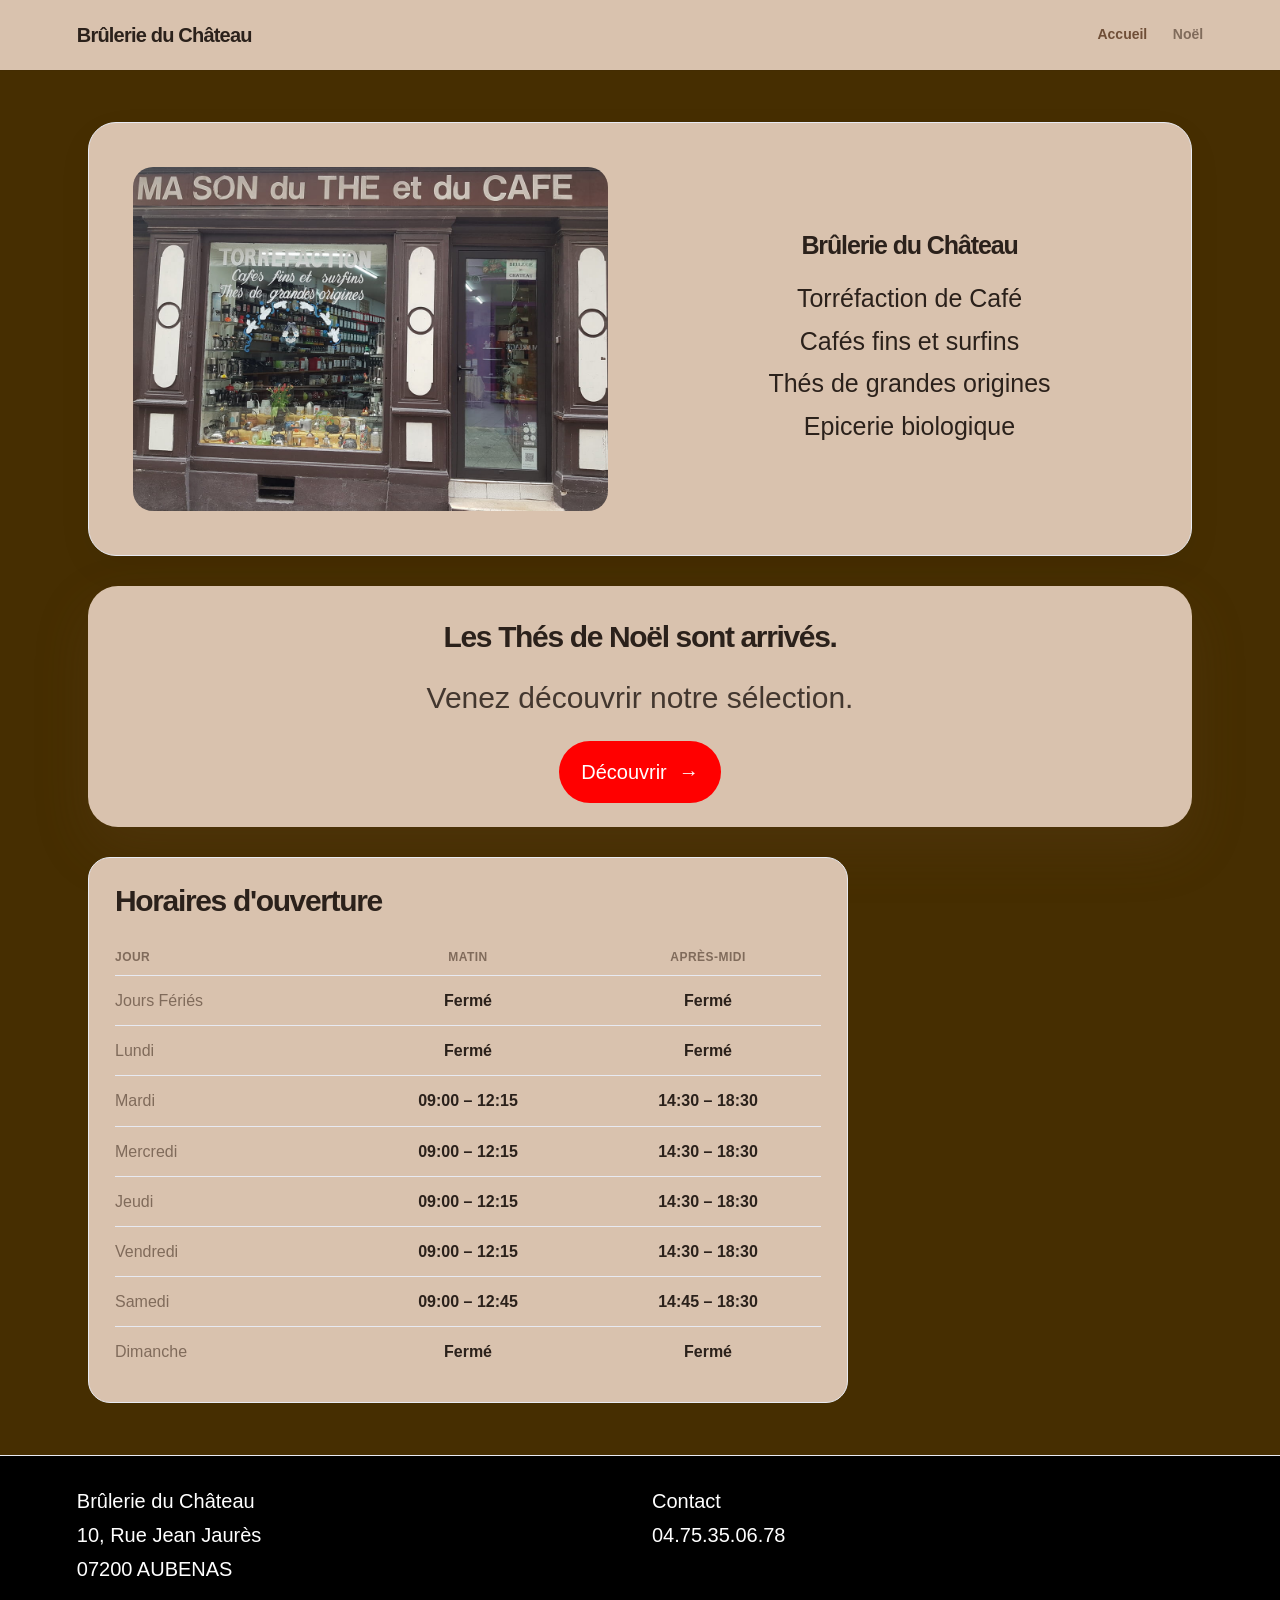
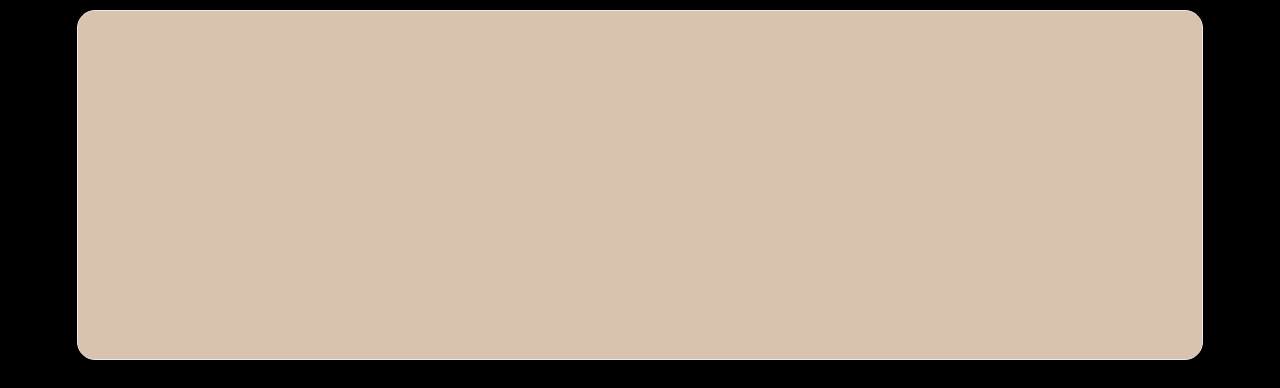
<file: index.html>
<!doctype html><html lang="fr"><head><meta charset="utf-8"><meta name="viewport" content="width=device-width, initial-scale=1"><link rel="icon" href="assets/images/favicon.png" type="image/png"><title>Br&#251;lerie du Ch&#226;teau - Torr&#233;faction de Caf&#233; - Aubenas</title><meta name="description" content="Torr&#233;faction artisanale de Caf&#233;. Grand choix de Th&#233; Rooibos Mat&#233; Infusion. 10 Rue Jean Jaur&#232;s 07200 AUBENAS."><meta name="robots" content="index,follow"><meta property="og:type" content="website"><meta property="og:site_name" content="Br&#251;lerie du Ch&#226;teau"><meta property="og:title" content="Br&#251;lerie du Ch&#226;teau - Torr&#233;faction de Caf&#233; - Aubenas"><meta property="og:description" content="Torr&#233;faction artisanale de Caf&#233;. Grand choix de Th&#233; Rooibos Mat&#233; Infusion. 10 Rue Jean Jaur&#232;s 07200 AUBENAS."><link rel="canonical" href="https://brulerieduchateau.com/index.html"><script type="application/ld+json">{"@context":"https://schema.org","@type":"WebSite","name":"Br\u00FBlerie du Ch\u00E2teau","url":"https://brulerieduchateau.com"}</script><script type="application/ld+json">{"@context":"https://schema.org","@type":"LocalBusiness","name":"Br\u00FBlerie du Ch\u00E2teau","url":"https://brulerieduchateau.com","telephone":"\u002B33 4 75 35 06 78","image":"https://brulerieduchateau.com/assets/images/bdc.jpg","address":{"@type":"PostalAddress","streetAddress":"10 Rue Jean Jaur\u00E8s","addressLocality":"Aubenas","postalCode":"07200","addressRegion":"Auvergne-Rh\u00F4ne-Alpes","addressCountry":"FR"},"geo":{"@type":"GeoCoordinates","latitude":44.620261,"longitude":4.3907734}}</script><link rel="stylesheet" href="assets/css/site.css"></head><body><nav class="site-nav" aria-label="Navigation principale"><a class="brand" href="index.html">Br&#251;lerie du Ch&#226;teau</a><div class="nav-links"><a href="index.html" aria-current="page">Accueil</a><a href="noel.html">No&#235;l</a></div></nav><main id="contenu"><section class="element image-description" data-element-id="7fdd8765209c4e41883fc8bee1f48cce"><div class="image-description-media"><img src="assets/images/bdc.jpg" alt="Illustration de la section" loading="lazy"></div><div class="image-description-copy" style="color:var(--ink);font-size:25px;font-weight:normal;font-style:normal;text-align:center;"><h2 style="color:inherit;font-size:inherit;font-weight:bold;font-style:inherit;text-align:inherit;white-space:pre-wrap;tab-size:4;">Br&#251;lerie du Ch&#226;teau</h2><p style="color:inherit;font-size:inherit;font-weight:inherit;font-style:inherit;text-align:inherit;white-space:pre-wrap;tab-size:4;">Torr&#233;faction de Caf&#233;
Caf&#233;s fins et surfins
Th&#233;s de grandes origines
Epicerie biologique</p></div></section><section class="element cta-section" data-element-id="0899e710f1544f8aa93e4ef1ffb069a4" style="color:var(--ink);background:#D9C2AE;font-size:30px;font-weight:normal;font-style:normal;text-align:center;padding:24px;"><h2 style="color:inherit;font-size:inherit;font-weight:bold;font-style:inherit;text-align:inherit;white-space:pre-wrap;tab-size:4;">Les Th&#233;s de No&#235;l sont arriv&#233;s.</h2><p style="color:inherit;font-size:inherit;font-weight:inherit;font-style:inherit;text-align:inherit;white-space:pre-wrap;tab-size:4;">Venez d&#233;couvrir notre s&#233;lection.</p><a class="button button-light" href="noel.html#les-thes-de-noel-sont-arrives" style="font-size:20px;color:#FFFFFF;background-color:#ff0000;font-weight:normal;font-style:normal;">D&#233;couvrir <span aria-hidden="true">→</span></a></section><section class="element opening-hours" data-element-id="ae7fd0d6220748f282e9bdb4426ab417"><h2 style="color:var(--ink);font-size:30px;font-weight:bold;font-style:normal;text-align:left;">Horaires d&#39;ouverture</h2><div class="hours-list"><div class="hours-row hours-header"><span>Jour</span><span style="text-align:center">Matin</span><span style="text-align:center">Après-midi</span></div><div class="hours-row"><span class="hours-day">Jours F&#233;ri&#233;s</span><span class="hours-morning">Ferm&#233;</span><span class="hours-afternoon">Ferm&#233;</span></div><div class="hours-row"><span class="hours-day">Lundi</span><span class="hours-morning">Ferm&#233;</span><span class="hours-afternoon">Ferm&#233;</span></div><div class="hours-row"><span class="hours-day">Mardi</span><span class="hours-morning">09:00 – 12:15</span><span class="hours-afternoon">14:30 – 18:30</span></div><div class="hours-row"><span class="hours-day">Mercredi</span><span class="hours-morning">09:00 – 12:15</span><span class="hours-afternoon">14:30 – 18:30</span></div><div class="hours-row"><span class="hours-day">Jeudi</span><span class="hours-morning">09:00 – 12:15</span><span class="hours-afternoon">14:30 – 18:30</span></div><div class="hours-row"><span class="hours-day">Vendredi</span><span class="hours-morning">09:00 – 12:15</span><span class="hours-afternoon">14:30 – 18:30</span></div><div class="hours-row"><span class="hours-day">Samedi</span><span class="hours-morning">09:00 – 12:45</span><span class="hours-afternoon">14:45 – 18:30</span></div><div class="hours-row"><span class="hours-day">Dimanche</span><span class="hours-morning">Ferm&#233;</span><span class="hours-afternoon">Ferm&#233;</span></div></div></section></main><footer style="font-size:20px;color:#ffffff;background:#000000;font-weight:normal;font-style:normal;"><div class="footer-content" style="--footer-columns:2"><div class="footer-column">Br&#251;lerie du Ch&#226;teau<br>10, Rue Jean Jaur&#232;s<br>07200 AUBENAS<br></div><div class="footer-column">Contact<br>04.75.35.06.78</div></div><div class="footer-map" style="width:100%;height:350px"><iframe src="https://www.google.com/maps?q=brulerie%20du%20chateau%20aubenas&amp;output=embed" title="Carte Google Maps : brulerie du chateau aubenas" loading="lazy" referrerpolicy="no-referrer-when-downgrade" allowfullscreen></iframe></div></footer><script src="assets/js/site.js" defer></script><script>if(window.chrome&&window.chrome.webview){document.querySelectorAll('[data-element-id]').forEach(function(el){el.style.cursor='pointer';el.addEventListener('click',function(ev){ev.preventDefault();window.chrome.webview.postMessage({type:'select',id:el.getAttribute('data-element-id')});});});}</script></body></html>
</file>
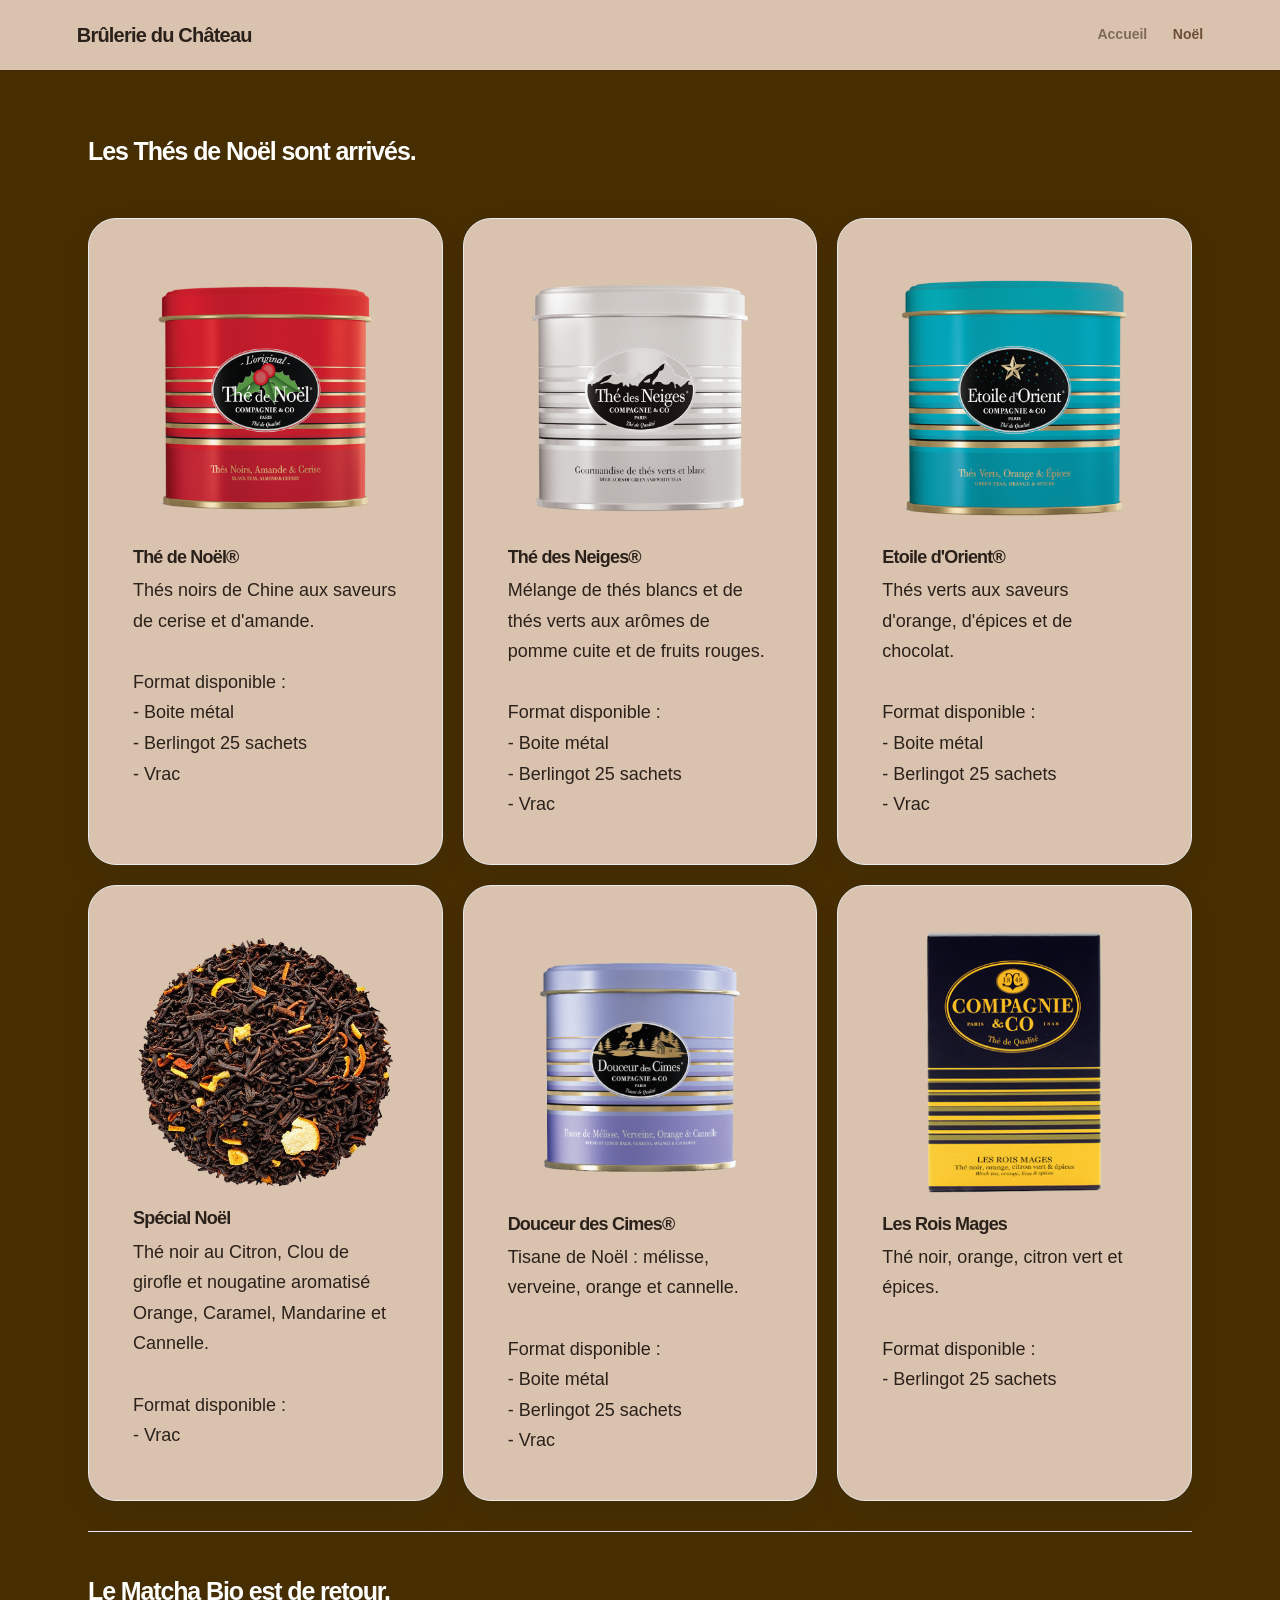
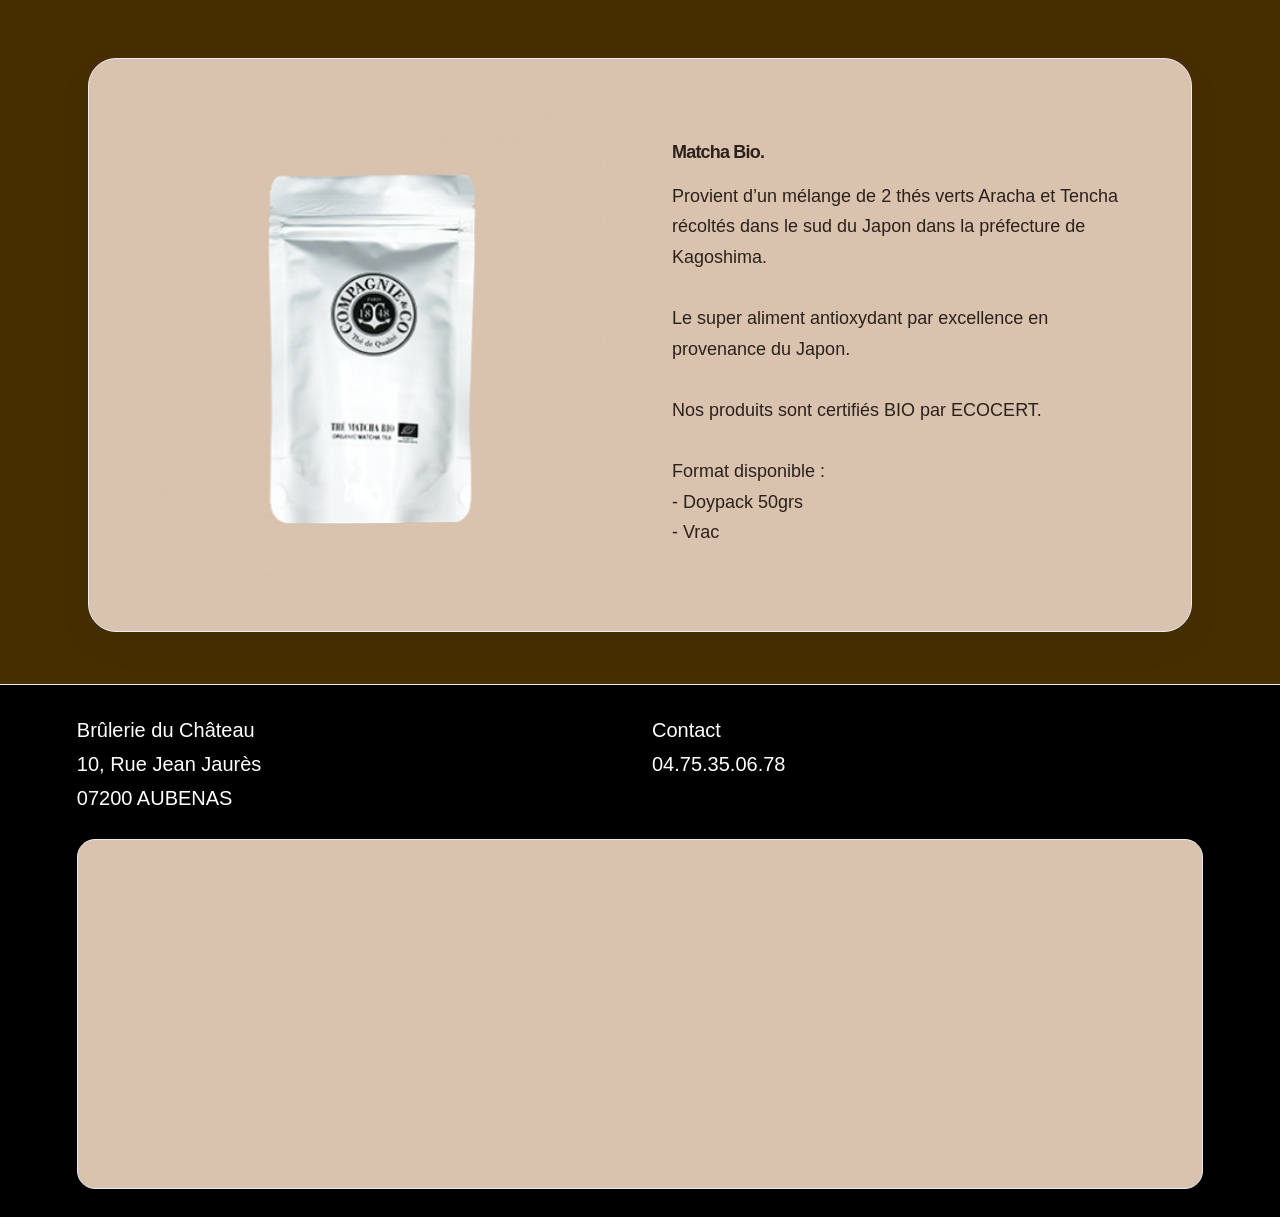
<file: noel.html>
<!doctype html><html lang="fr"><head><meta charset="utf-8"><meta name="viewport" content="width=device-width, initial-scale=1"><link rel="icon" href="assets/images/favicon.png" type="image/png"><title>Br&#251;lerie du Ch&#226;teau - No&#235;l</title><meta name="description" content="D&#233;couvrez notre s&#233;lection de th&#233; et d&#39;accessoire pour les f&#234;tes."><meta name="robots" content="noindex,follow"><meta property="og:type" content="website"><meta property="og:site_name" content="Br&#251;lerie du Ch&#226;teau"><meta property="og:title" content="Br&#251;lerie du Ch&#226;teau - No&#235;l"><meta property="og:description" content="D&#233;couvrez notre s&#233;lection de th&#233; et d&#39;accessoire pour les f&#234;tes."><link rel="canonical" href="https://brulerieduchateau.com/noel.html"><script type="application/ld+json">{"@context":"https://schema.org","@type":"LocalBusiness","name":"Br\u00FBlerie du Ch\u00E2teau","url":"https://brulerieduchateau.com","telephone":"\u002B33 4 75 35 06 78","image":"https://brulerieduchateau.com/assets/images/bdc.jpg","address":{"@type":"PostalAddress","streetAddress":"10 Rue Jean Jaur\u00E8s","addressLocality":"Aubenas","postalCode":"07200","addressRegion":"Auvergne-Rh\u00F4ne-Alpes","addressCountry":"FR"},"geo":{"@type":"GeoCoordinates","latitude":44.620261,"longitude":4.3907734}}</script><link rel="stylesheet" href="assets/css/site.css"></head><body><nav class="site-nav" aria-label="Navigation principale"><a class="brand" href="index.html">Br&#251;lerie du Ch&#226;teau</a><div class="nav-links"><a href="index.html">Accueil</a><a href="noel.html" aria-current="page">No&#235;l</a></div></nav><main id="contenu"><section class="element heading-element" data-element-id="929ea6460fd64ca1a36dd643b153ee33" id="les-thes-de-noel-sont-arrives"><h1 style="color:#ffffff;font-size:25px;font-weight:bold;font-style:normal;text-align:left;display:block;line-height:1.2;margin:14px 0 22px;padding:0;white-space:pre-wrap;tab-size:4;">Les Th&#233;s de No&#235;l sont arriv&#233;s.</h1></section><div class="image-description-grid" style="--image-description-columns:3;--image-description-tablet-columns:2;--image-description-gap:20px"><section class="element image-description image-description-column" data-element-id="ab8ff454e913406ebf705ffcb0270e10"><div class="image-description-media"><img src="assets/images/the-de-noel.jpg" alt="Illustration de la section" loading="lazy"></div><div class="image-description-copy" style="color:var(--ink);font-size:18px;font-weight:normal;font-style:normal;text-align:left;"><h2 style="color:inherit;font-size:inherit;font-weight:bold;font-style:inherit;text-align:inherit;white-space:pre-wrap;tab-size:4;">Th&#233; de No&#235;l&#174;</h2><p style="color:inherit;font-size:inherit;font-weight:inherit;font-style:inherit;text-align:inherit;white-space:pre-wrap;tab-size:4;">Th&#233;s noirs de Chine aux saveurs de cerise et d&#39;amande.

Format disponible :
- Boite m&#233;tal
- Berlingot 25 sachets
- Vrac</p></div></section><section class="element image-description image-description-column" data-element-id="71a1457fc0eb4deca6c38a0fa07c140f"><div class="image-description-media"><img src="assets/images/the-des-neiges.jpg" alt="Illustration de la section" loading="lazy"></div><div class="image-description-copy" style="color:var(--ink);font-size:18px;font-weight:normal;font-style:normal;text-align:left;"><h2 style="color:inherit;font-size:inherit;font-weight:bold;font-style:inherit;text-align:inherit;white-space:pre-wrap;tab-size:4;">Th&#233; des Neiges&#174;</h2><p style="color:inherit;font-size:inherit;font-weight:inherit;font-style:inherit;text-align:inherit;white-space:pre-wrap;tab-size:4;">M&#233;lange de th&#233;s blancs et de th&#233;s verts aux ar&#244;mes de pomme cuite et de fruits rouges.

Format disponible :
- Boite m&#233;tal
- Berlingot 25 sachets
- Vrac</p></div></section><section class="element image-description image-description-column" data-element-id="073481e567ce4fd88fe79a3cdff6ed95"><div class="image-description-media"><img src="assets/images/etoile-d-orient.jpg" alt="Illustration de la section" loading="lazy"></div><div class="image-description-copy" style="color:var(--ink);font-size:18px;font-weight:normal;font-style:normal;text-align:left;"><h2 style="color:inherit;font-size:inherit;font-weight:bold;font-style:inherit;text-align:inherit;white-space:pre-wrap;tab-size:4;">Etoile d&#39;Orient&#174;</h2><p style="color:inherit;font-size:inherit;font-weight:inherit;font-style:inherit;text-align:inherit;white-space:pre-wrap;tab-size:4;">Th&#233;s verts aux saveurs d&#39;orange, d&#39;&#233;pices et de chocolat.

Format disponible :
- Boite m&#233;tal
- Berlingot 25 sachets
- Vrac</p></div></section><section class="element image-description image-description-column" data-element-id="5a9f791ed46f4e37827cd00108d90c48"><div class="image-description-media"><img src="assets/images/special-noel.png" alt="Illustration de la section" loading="lazy"></div><div class="image-description-copy" style="color:var(--ink);font-size:18px;font-weight:normal;font-style:normal;text-align:left;"><h2 style="color:inherit;font-size:inherit;font-weight:bold;font-style:inherit;text-align:inherit;white-space:pre-wrap;tab-size:4;">Sp&#233;cial No&#235;l</h2><p style="color:inherit;font-size:inherit;font-weight:inherit;font-style:inherit;text-align:inherit;white-space:pre-wrap;tab-size:4;">Th&#233; noir au Citron, Clou de girofle et nougatine aromatis&#233; Orange, Caramel, Mandarine et Cannelle.

Format disponible :
- Vrac</p></div></section><section class="element image-description image-description-column" data-element-id="091fbe81219a41548932da60a57e5c16"><div class="image-description-media"><img src="assets/images/douceur-des-cimes.jpg" alt="Illustration de la section" loading="lazy"></div><div class="image-description-copy" style="color:var(--ink);font-size:18px;font-weight:normal;font-style:normal;text-align:left;"><h2 style="color:inherit;font-size:inherit;font-weight:bold;font-style:inherit;text-align:inherit;white-space:pre-wrap;tab-size:4;">Douceur des Cimes&#174;</h2><p style="color:inherit;font-size:inherit;font-weight:inherit;font-style:inherit;text-align:inherit;white-space:pre-wrap;tab-size:4;">Tisane de No&#235;l : m&#233;lisse, verveine, orange et cannelle.

Format disponible :
- Boite m&#233;tal
- Berlingot 25 sachets
- Vrac</p></div></section><section class="element image-description image-description-column" data-element-id="c9222472d7884c30944bcf3d9d28938c"><div class="image-description-media"><img src="assets/images/les-rois-mages.jpg" alt="Illustration de la section" loading="lazy"></div><div class="image-description-copy" style="color:var(--ink);font-size:18px;font-weight:normal;font-style:normal;text-align:left;"><h2 style="color:inherit;font-size:inherit;font-weight:bold;font-style:inherit;text-align:inherit;white-space:pre-wrap;tab-size:4;">Les Rois Mages</h2><p style="color:inherit;font-size:inherit;font-weight:inherit;font-style:inherit;text-align:inherit;white-space:pre-wrap;tab-size:4;">Th&#233; noir, orange, citron vert et &#233;pices.

Format disponible :
- Berlingot 25 sachets</p></div></section></div><hr class="element" data-element-id="c46c6751bccf4e54acaeb664edfd245a"><section class="element heading-element" data-element-id="3746ea75f4c84b8ca87d1cbdc2fd9a27"><h2 style="color:#ffffff;font-size:25px;font-weight:bold;font-style:normal;text-align:left;display:block;line-height:1.2;margin:14px 0 22px;padding:0;white-space:pre-wrap;tab-size:4;">Le Matcha Bio est de retour.</h2></section><section class="element image-description" data-element-id="de30851175754d74858f25648cae5395"><div class="image-description-media"><img src="assets/images/matcha-bio.jpg" alt="Illustration de la section" loading="lazy"></div><div class="image-description-copy" style="color:var(--ink);font-size:18px;font-weight:normal;font-style:normal;text-align:left;"><h2 style="color:inherit;font-size:inherit;font-weight:bold;font-style:inherit;text-align:inherit;white-space:pre-wrap;tab-size:4;">Matcha Bio.</h2><p style="color:inherit;font-size:inherit;font-weight:inherit;font-style:inherit;text-align:inherit;white-space:pre-wrap;tab-size:4;">Provient d’un m&#233;lange de 2 th&#233;s verts Aracha et Tencha r&#233;colt&#233;s dans le sud du Japon dans la pr&#233;fecture de Kagoshima.

Le super aliment antioxydant par excellence en provenance du Japon.

Nos produits sont certifi&#233;s BIO par ECOCERT.

Format disponible :
- Doypack 50grs
- Vrac</p></div></section></main><footer style="font-size:20px;color:#ffffff;background:#000000;font-weight:normal;font-style:normal;"><div class="footer-content" style="--footer-columns:2"><div class="footer-column">Br&#251;lerie du Ch&#226;teau<br>10, Rue Jean Jaur&#232;s<br>07200 AUBENAS<br></div><div class="footer-column">Contact<br>04.75.35.06.78</div></div><div class="footer-map" style="width:100%;height:350px"><iframe src="https://www.google.com/maps?q=brulerie%20du%20chateau%20aubenas&amp;output=embed" title="Carte Google Maps : brulerie du chateau aubenas" loading="lazy" referrerpolicy="no-referrer-when-downgrade" allowfullscreen></iframe></div></footer><script src="assets/js/site.js" defer></script><script>if(window.chrome&&window.chrome.webview){document.querySelectorAll('[data-element-id]').forEach(function(el){el.style.cursor='pointer';el.addEventListener('click',function(ev){ev.preventDefault();window.chrome.webview.postMessage({type:'select',id:el.getAttribute('data-element-id')});});});}</script></body></html>
</file>
<file: assets/css/site.css>
:root{--primary:#6F4E37;--secondary:#C08A5B;--ink:#2B211B;--muted:#806B5B;--surface:#D9C2AE;--page:#462E01;--line:#e8eaf2;--radius:24px}.is-hidden{display:none!important}@media(min-width:801px){.hide-desktop{display:none!important}}@media(min-width:561px) and (max-width:800px){.hide-tablet{display:none!important}}@media(max-width:560px){.hide-mobile{display:none!important}}*{box-sizing:border-box}html{scroll-behavior:smooth;scroll-padding-top:0}body{margin:0;background:var(--page);color:var(--ink);font-family:Segoe UI, Arial, sans-serif;line-height:1.7;-webkit-font-smoothing:antialiased}a{color:var(--primary)}a:focus-visible,button:focus-visible,summary:focus-visible{outline:3px solid color-mix(in srgb,var(--primary) 55%,white);outline-offset:4px}.site-nav{position:relative;z-index:10;isolation:isolate;padding:18px clamp(20px,6vw,88px);background:var(--surface);backdrop-filter:none;-webkit-backdrop-filter:none;display:flex;align-items:center;justify-content:space-between;gap:20px;flex-wrap:wrap;box-shadow:0 1px 0 rgba(20,20,40,.05);transform:translateZ(0);}.brand{font-size:20px;font-weight:850;letter-spacing:-.04em;color:var(--ink);text-decoration:none}.nav-links{display:flex;gap:clamp(12px,2vw,28px);flex-wrap:wrap}.nav-links a{color:var(--muted);text-decoration:none;font-size:14px;font-weight:650;transition:color .2s}.nav-links a:hover,.nav-links a[aria-current=page]{color:var(--primary)}main{max-width:1200px;margin:52px auto;padding:0 clamp(18px,4vw,48px);min-height:55vh}.global-elements{max-width:1200px;margin:52px auto;padding:0 clamp(18px,4vw,48px)}.element{margin:0 0 30px}.heading-element{display:flow-root}h1,h2,h3,h4,h5,h6{color:var(--ink);font-family:Segoe UI, Arial, sans-serif;letter-spacing:-.045em}h1{font-size:clamp(38px,6vw,76px);line-height:1.03;margin:14px 0 22px;max-width:850px}h2{font-size:clamp(28px,4vw,44px);line-height:1.12;margin:10px 0 18px}h3{font-size:21px;line-height:1.25;margin:12px 0}p{font-size:17px;color:var(--muted);max-width:760px;margin:0 0 18px}.text-element>p{max-width:none;margin-bottom:0}.button{display:inline-flex;align-items:center;justify-content:center;gap:12px;background:var(--primary);color:#fff;text-decoration:none;padding:14px 22px;border-radius:999px;font-weight:750;box-shadow:0 10px 26px color-mix(in srgb,var(--primary) 23%,transparent);transition:transform .2s,box-shadow .2s,filter .2s}.button:hover{transform:translateY(-2px);filter:brightness(.96);box-shadow:0 14px 32px color-mix(in srgb,var(--primary) 28%,transparent)}.button-light{background:var(--surface);color:var(--ink);box-shadow:none}.hero-section{position:relative;isolation:isolate;overflow:hidden;display:flex;align-items:center;justify-content:space-between;gap:40px;min-height:440px;padding:clamp(28px,6vw,76px);border-radius:32px;background:radial-gradient(circle at 90% 12%,color-mix(in srgb,var(--primary) 22%,white),transparent 34%),linear-gradient(135deg,#fff 0%,#f2f1ff 100%);border:1px solid rgba(99,91,255,.1)}.hero-copy{position:relative;z-index:1;max-width:800px}.hero-copy p{font-size:clamp(17px,2vw,21px);max-width:660px;margin-bottom:28px}.eyebrow{display:inline-block;color:var(--primary);font-size:11px;font-weight:850;letter-spacing:.16em;text-transform:uppercase}.hero-orb{position:absolute;right:7%;top:18%;z-index:0;width:clamp(120px,22vw,280px);aspect-ratio:1;border-radius:42% 58% 58% 42% / 42% 42% 58% 58%;background:linear-gradient(145deg,color-mix(in srgb,var(--primary) 92%,white),color-mix(in srgb,var(--primary) 28%,white));opacity:.9;transform:rotate(-18deg);box-shadow:inset -25px -30px 60px rgba(30,20,100,.12),0 30px 80px color-mix(in srgb,var(--primary) 22%,transparent);display:grid;place-items:center;color:#fff;font-size:clamp(40px,8vw,90px)}.section-heading{text-align:center;margin:70px auto 30px;max-width:720px}.feature-grid{display:grid;grid-template-columns:repeat(3,minmax(0,1fr));gap:18px}.feature-card{background:var(--surface);border:1px solid var(--line);border-radius:22px;padding:26px;box-shadow:0 8px 30px rgba(26,31,66,.035);transition:transform .2s,border-color .2s}.feature-card:hover{transform:translateY(-4px);border-color:color-mix(in srgb,var(--primary) 30%,var(--line))}.feature-icon{display:grid;place-items:center;width:44px;height:44px;border-radius:14px;background:color-mix(in srgb,var(--primary) 10%,white);color:var(--primary);font-size:20px}.feature-card p{font-size:15px;margin:0}.testimonial-section{position:relative;background:var(--surface);border:1px solid var(--line);border-radius:28px;padding:clamp(28px,5vw,60px);text-align:center;max-width:900px;margin:70px auto}.quote-mark{font-size:80px;color:var(--primary);line-height:.8;font-family:Georgia,serif}blockquote{font-size:clamp(21px,3vw,32px);font-weight:650;line-height:1.4;letter-spacing:-.025em;margin:18px auto;max-width:760px}.quote-author{margin:0 auto;font-size:14px}.quote-author strong{color:var(--ink)}.cta-section{text-align:center;padding:clamp(32px,6vw,68px);border-radius:30px;background:var(--primary);color:white;box-shadow:0 22px 55px color-mix(in srgb,var(--primary) 18%,transparent)}.cta-section h2,.cta-section p{color:white;margin-left:auto;margin-right:auto}.cta-section p{opacity:.86;white-space:pre-line}.faq-section{max-width:850px;margin:70px auto}.faq-item{background:var(--surface);border:1px solid var(--line);border-radius:16px;margin:10px 0;padding:0 20px}.faq-item summary{cursor:pointer;padding:18px 0;font-weight:750;list-style:none}.faq-item summary::-webkit-details-marker{display:none}.faq-item summary:after{content:'+';float:right;color:var(--primary);font-size:22px}.faq-item[open] summary:after{content:'−'}.faq-item p{padding:0 0 18px;margin:0;font-size:15px}.contact-section{display:flex;align-items:center;justify-content:space-between;gap:24px;padding:clamp(28px,5vw,54px);background:var(--surface);border:1px solid var(--line);border-radius:26px}.contact-section h2{margin-top:8px}.contact-section p{margin:0}.image-description{display:grid;grid-template-columns:minmax(0,1fr) minmax(0,1fr);align-items:center;gap:clamp(24px,5vw,64px);padding:clamp(20px,4vw,44px);background:var(--surface);border:1px solid var(--line);border-radius:28px;box-shadow:0 12px 38px rgba(26,31,66,.045)}.image-description-media{min-width:0;overflow:hidden;border-radius:20px;background:transparent;aspect-ratio:auto}.image-description-media img{display:block;width:100%;height:auto;max-width:100%;object-fit:contain;object-position:center}.image-description-copy{min-width:0}.image-description-copy h2{margin-top:0}.image-description-copy p{margin-bottom:0;overflow-wrap:anywhere;white-space:pre-line}.image-description-grid{display:grid;grid-template-columns:repeat(var(--image-description-columns,3),minmax(0,1fr));gap:var(--image-description-gap,20px);margin:0 0 30px}.image-description-grid>.image-description{min-width:0;display:flex;flex-direction:column;align-items:stretch;gap:14px;margin:0}.image-description-grid .image-description-media{width:100%;border-radius:16px}.image-description-grid .image-description-media img{width:100%;height:auto;max-width:100%;object-fit:contain}.image-description-grid .image-description-copy{width:100%}.image-description-grid .image-description-copy h2{font-size:clamp(18px,2vw,26px);margin:0 0 8px}.image-description-grid .image-description-copy p{font-size:clamp(14px,1.25vw,17px)}.image-description-grid .image-description.no-image .image-description-media{min-height:120px}.image-description.no-image .image-description-media{display:grid;place-items:center;min-height:220px;color:var(--primary);font-size:64px}.image-description.no-image .image-description-media:after{content:"✦"}@media(max-width:800px){.image-description-grid{grid-template-columns:repeat(var(--image-description-tablet-columns,2),minmax(0,1fr))}}@media(max-width:560px){.image-description-grid{grid-template-columns:1fr;gap:18px}.image-description-grid>.image-description{gap:10px}}@media(max-width:650px){.image-description:not(.image-description-column){grid-template-columns:1fr;gap:22px;padding:20px;border-radius:22px}.image-description-media{aspect-ratio:auto}.image-description-copy h2{font-size:30px}}.image-element img{display:block;width:100%;height:auto;max-height:none;object-fit:contain;border-radius:24px}figure{margin-left:0;margin-right:0}figcaption{font-size:14px;color:var(--muted);margin-top:8px}hr{border:0;border-top:1px solid var(--line);margin:38px 0}footer{padding:28px clamp(20px,6vw,88px);background:var(--surface);color:var(--muted);font-size:13px;display:block;border-top:1px solid var(--line)}.footer-map{max-width:100%;margin:24px auto 0;border:1px solid var(--line);border-radius:18px;overflow:hidden;background:var(--surface)}.footer-map iframe{display:block;width:100%;height:100%;border:0}.footer-content{display:grid;grid-template-columns:repeat(var(--footer-columns,1),minmax(0,1fr));gap:24px;white-space:normal;overflow-wrap:anywhere;max-width:100%}.footer-column{min-width:0;white-space:pre-line}@media(max-width:560px){.footer-content{grid-template-columns:1fr!important;gap:16px}}.spacer{min-height:8px}.map-section{padding:20px 0}.map-frame{width:100%;height:380px;border:1px solid var(--line);border-radius:22px;overflow:hidden;background:var(--surface)}.map-frame iframe{width:100%;height:100%;border:0}.map-address{margin:12px 0}.opening-hours{max-width:760px;background:var(--surface);border:1px solid var(--line);border-radius:22px;padding:26px}.opening-hours h2{margin-top:0}.hours-list{display:grid;gap:0}.hours-row{display:grid;grid-template-columns:minmax(90px,1fr) minmax(110px,1fr) minmax(110px,1fr);align-items:center;gap:14px;padding:11px 0;border-bottom:1px solid var(--line)}.hours-row:last-child{border-bottom:0}.hours-day{color:var(--muted)}.hours-morning,.hours-afternoon{text-align:center;color:var(--ink);font-weight:650}.hours-header{font-size:12px;color:var(--muted);font-weight:750;text-transform:uppercase;letter-spacing:.04em;border-bottom:1px solid var(--line);padding-bottom:8px}@media(max-width:420px){.opening-hours{padding:16px}.hours-row{grid-template-columns:minmax(70px,.8fr) minmax(90px,1fr) minmax(90px,1fr);gap:6px;font-size:13px}}@media(max-width:800px){main,.global-elements{margin:28px auto}.hero-section{min-height:360px;padding:30px}.hero-orb{right:-45px;top:5%;opacity:.22}.feature-grid{grid-template-columns:repeat(2,minmax(0,1fr))}.contact-section{align-items:flex-start;flex-direction:column}}@media(max-width:560px){.global-elements{padding:0 16px}.site-nav{align-items:flex-start;flex-direction:column}.nav-links{gap:10px 16px}main{padding:0 16px}.hero-section{border-radius:24px;padding:28px 22px}.hero-copy{max-width:100%}.hero-orb{right:-70px;top:-10px}.feature-grid{grid-template-columns:1fr}.feature-card{padding:22px}.testimonial-section{margin:42px auto}footer{padding:24px 16px}}@media(prefers-reduced-motion:reduce){html{scroll-behavior:auto}*,*:before,*:after{animation-duration:.01ms!important;transition-duration:.01ms!important;scroll-behavior:auto!important}}
</file>
